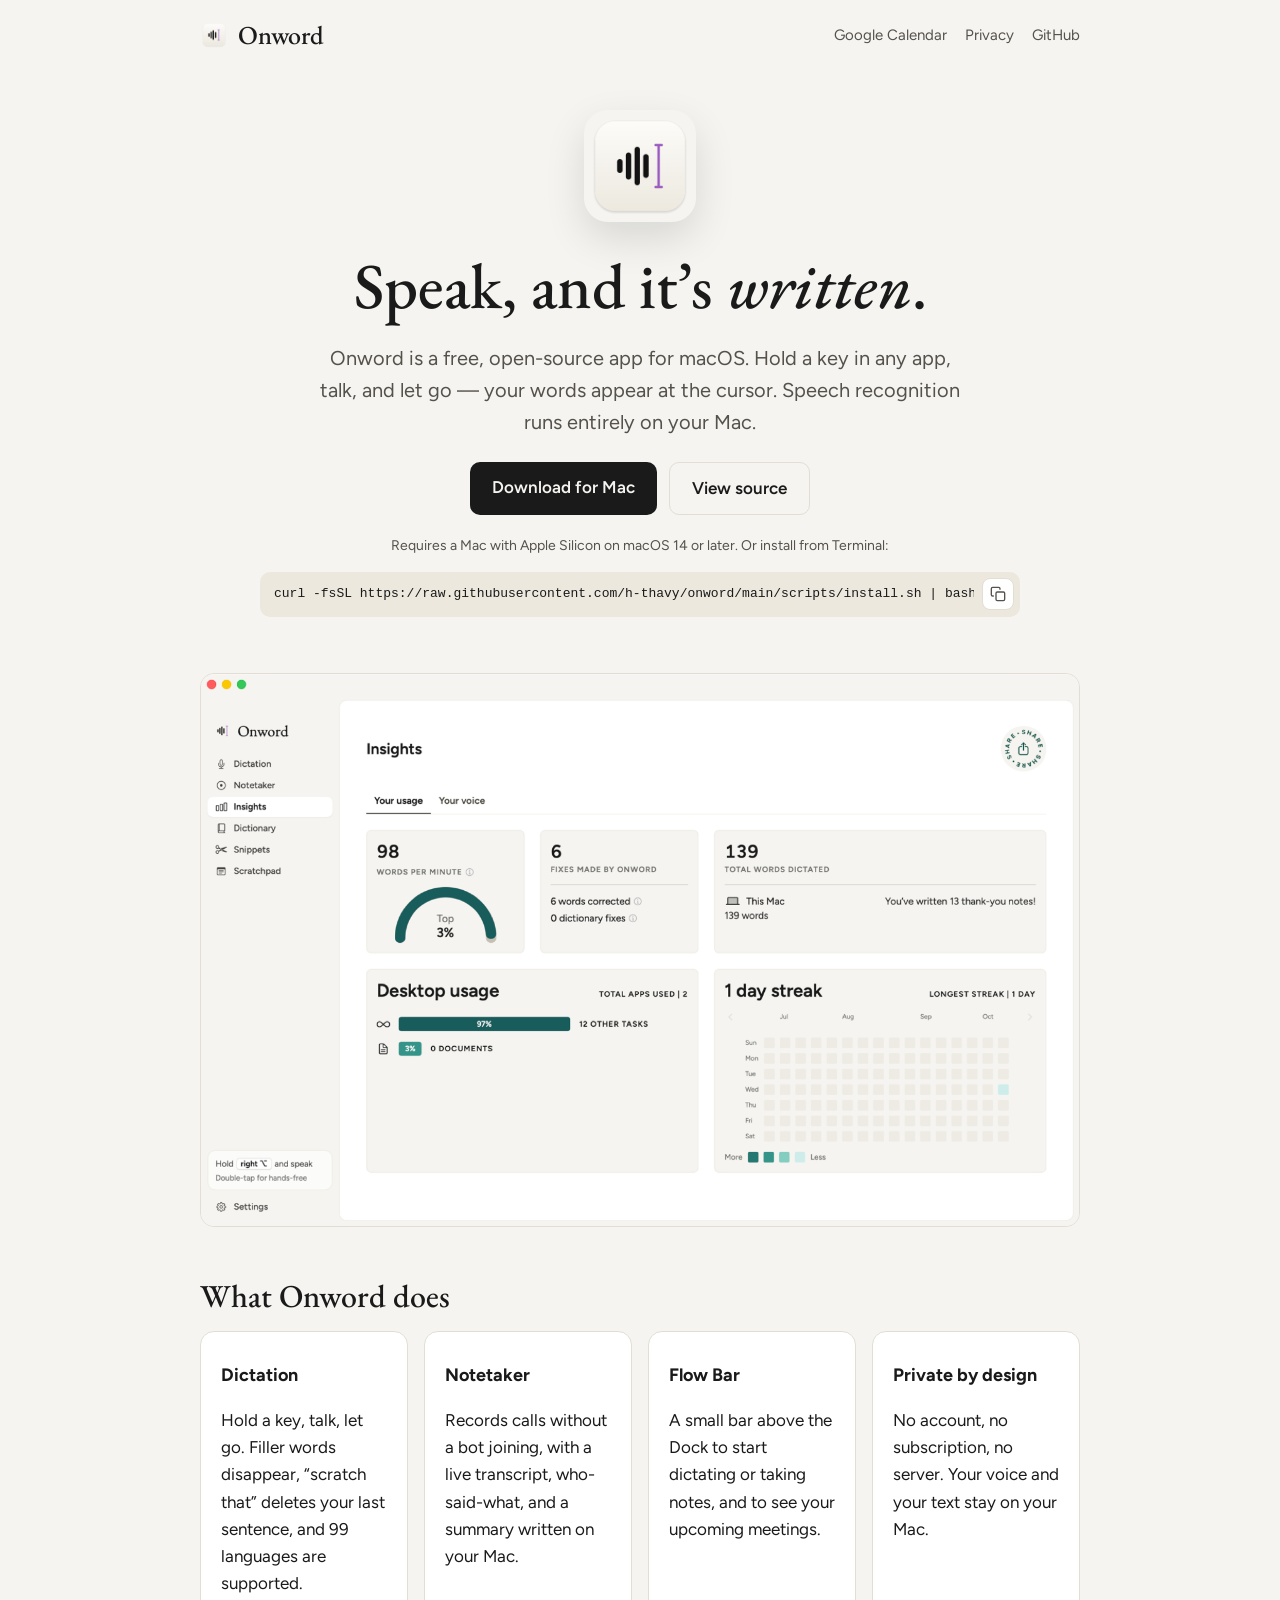
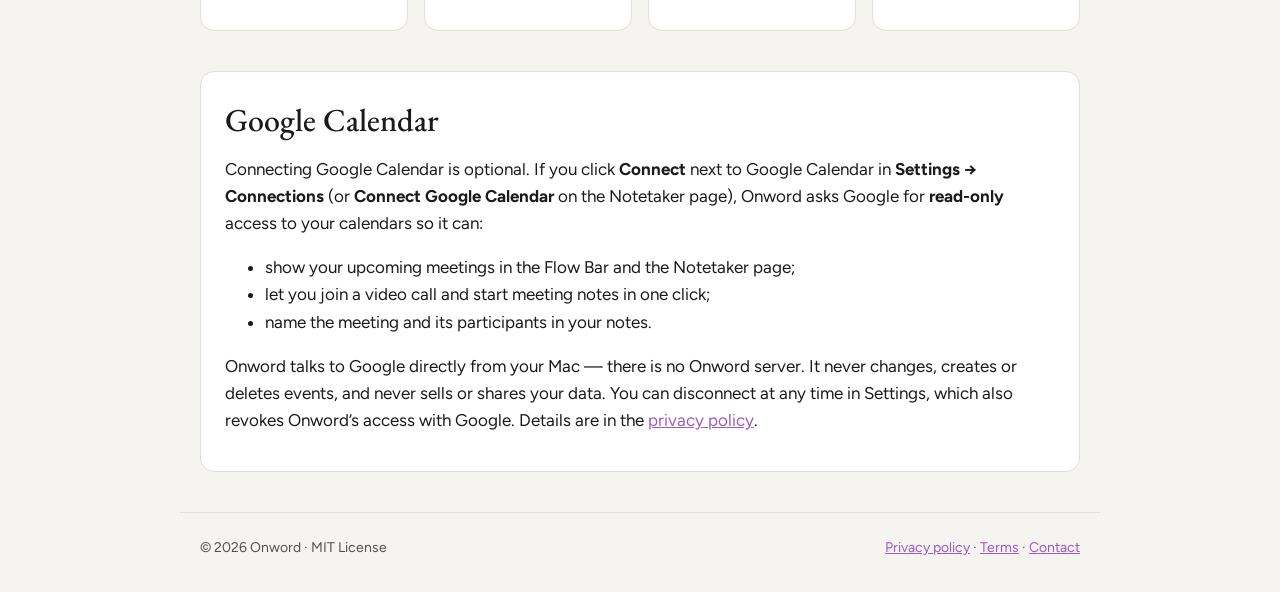
<file: docs/index.html>
<!doctype html>
<html lang="en">
<head>
<meta charset="utf-8">
<meta name="viewport" content="width=device-width, initial-scale=1">
<title>Onword — free, private voice-to-text for your Mac</title>
<meta name="description" content="Onword is a free, open-source Mac app: hold a key in any app, talk, and your words appear at the cursor. Speech recognition runs entirely on your Mac.">
<link rel="icon" href="images/icon.png">
<link rel="preconnect" href="https://fonts.googleapis.com">
<link rel="preconnect" href="https://fonts.gstatic.com" crossorigin>
<link href="https://fonts.googleapis.com/css2?family=EB+Garamond:ital,wght@0,500;1,500&family=Figtree:wght@400;500;600&display=swap" rel="stylesheet">
<link rel="stylesheet" href="style.css?v=2">
</head>
<body>
<header class="bar">
  <a class="brand" href="./"><img src="images/icon.png" alt="" width="28" height="28"> Onword</a>
  <nav><a href="#google-calendar">Google Calendar</a><a href="privacy.html">Privacy</a><a href="https://github.com/h-thavy/onword">GitHub</a></nav>
</header>

<main>
  <section class="hero">
    <img class="hero-icon" src="images/icon.png" alt="Onword app icon" width="112" height="112">
    <h1>Speak, and it’s <em>written</em>.</h1>
    <p class="lead">Onword is a free, open-source app for macOS. Hold a key in any app, talk, and let go — your words appear at the cursor. Speech recognition runs entirely on your Mac.</p>
    <div class="cta">
      <a class="button" href="https://github.com/h-thavy/onword/releases/latest">Download for Mac</a>
      <a class="button quiet" href="https://github.com/h-thavy/onword">View source</a>
    </div>
    <p class="small">Requires a Mac with Apple Silicon on macOS 14 or later. Or install from Terminal:</p>
    <div class="cmd">
      <code id="install-cmd">curl -fsSL https://raw.githubusercontent.com/h-thavy/onword/main/scripts/install.sh | bash</code>
      <button class="copy" type="button" aria-label="Copy command" title="Copy">
        <svg class="icon-copy" width="16" height="16" viewBox="0 0 24 24" fill="none" stroke="currentColor" stroke-width="2" stroke-linecap="round" stroke-linejoin="round" aria-hidden="true"><rect x="9" y="9" width="13" height="13" rx="2"/><path d="M5 15H4a2 2 0 0 1-2-2V4a2 2 0 0 1 2-2h9a2 2 0 0 1 2 2v1"/></svg>
        <svg class="icon-check" style="display:none" width="16" height="16" viewBox="0 0 24 24" fill="none" stroke="currentColor" stroke-width="2.5" stroke-linecap="round" stroke-linejoin="round" aria-hidden="true"><path d="M20 6 9 17l-5-5"/></svg>
      </button>
    </div>
  </section>

  <img class="shot" src="images/insights.png" alt="Onword's main window">

  <section>
    <h2>What Onword does</h2>
    <div class="grid">
      <div><h3>Dictation</h3><p>Hold a key, talk, let go. Filler words disappear, “scratch that” deletes your last sentence, and 99 languages are supported.</p></div>
      <div><h3>Notetaker</h3><p>Records calls without a bot joining, with a live transcript, who-said-what, and a summary written on your Mac.</p></div>
      <div><h3>Flow Bar</h3><p>A small bar above the Dock to start dictating or taking notes, and to see your upcoming meetings.</p></div>
      <div><h3>Private by design</h3><p>No account, no subscription, no server. Your voice and your text stay on your Mac.</p></div>
    </div>
  </section>

  <section id="google-calendar" class="card">
    <h2>Google Calendar</h2>
    <p>Connecting Google Calendar is optional. If you click <strong>Connect</strong> next to Google Calendar in <strong>Settings → Connections</strong> (or <strong>Connect Google Calendar</strong> on the Notetaker page), Onword asks Google for <strong>read-only</strong> access to your calendars so it can:</p>
    <ul>
      <li>show your upcoming meetings in the Flow Bar and the Notetaker page;</li>
      <li>let you join a video call and start meeting notes in one click;</li>
      <li>name the meeting and its participants in your notes.</li>
    </ul>
    <p>Onword talks to Google directly from your Mac — there is no Onword server. It never changes, creates or deletes events, and never sells or shares your data. You can disconnect at any time in Settings, which also revokes Onword’s access with Google. Details are in the <a href="privacy.html">privacy policy</a>.</p>
  </section>
</main>

<footer>
  <span>© 2026 Onword · MIT License</span>
  <span><a href="privacy.html">Privacy policy</a> · <a href="terms.html">Terms</a> · <a href="https://github.com/h-thavy/onword/issues">Contact</a></span>
</footer>
<script>
  document.querySelectorAll('.cmd .copy').forEach(function (button) {
    button.addEventListener('click', function () {
      var text = button.parentElement.querySelector('code').textContent;
      var done = function () {
        button.classList.add('copied');
        button.querySelector('.icon-copy').style.display = 'none';
        button.querySelector('.icon-check').style.display = 'block';
        button.setAttribute('title', 'Copied');
        setTimeout(function () {
          button.classList.remove('copied'); button.setAttribute('title', 'Copy');
          button.querySelector('.icon-copy').style.display = '';
          button.querySelector('.icon-check').style.display = 'none';
        }, 1600);
      };
      if (navigator.clipboard && window.isSecureContext) {
        navigator.clipboard.writeText(text).then(done);
      } else {
        var area = document.createElement('textarea');
        area.value = text; document.body.appendChild(area); area.select();
        try { document.execCommand('copy'); done(); } catch (e) {}
        document.body.removeChild(area);
      }
    });
  });
</script>
</body>
</html>
</file>
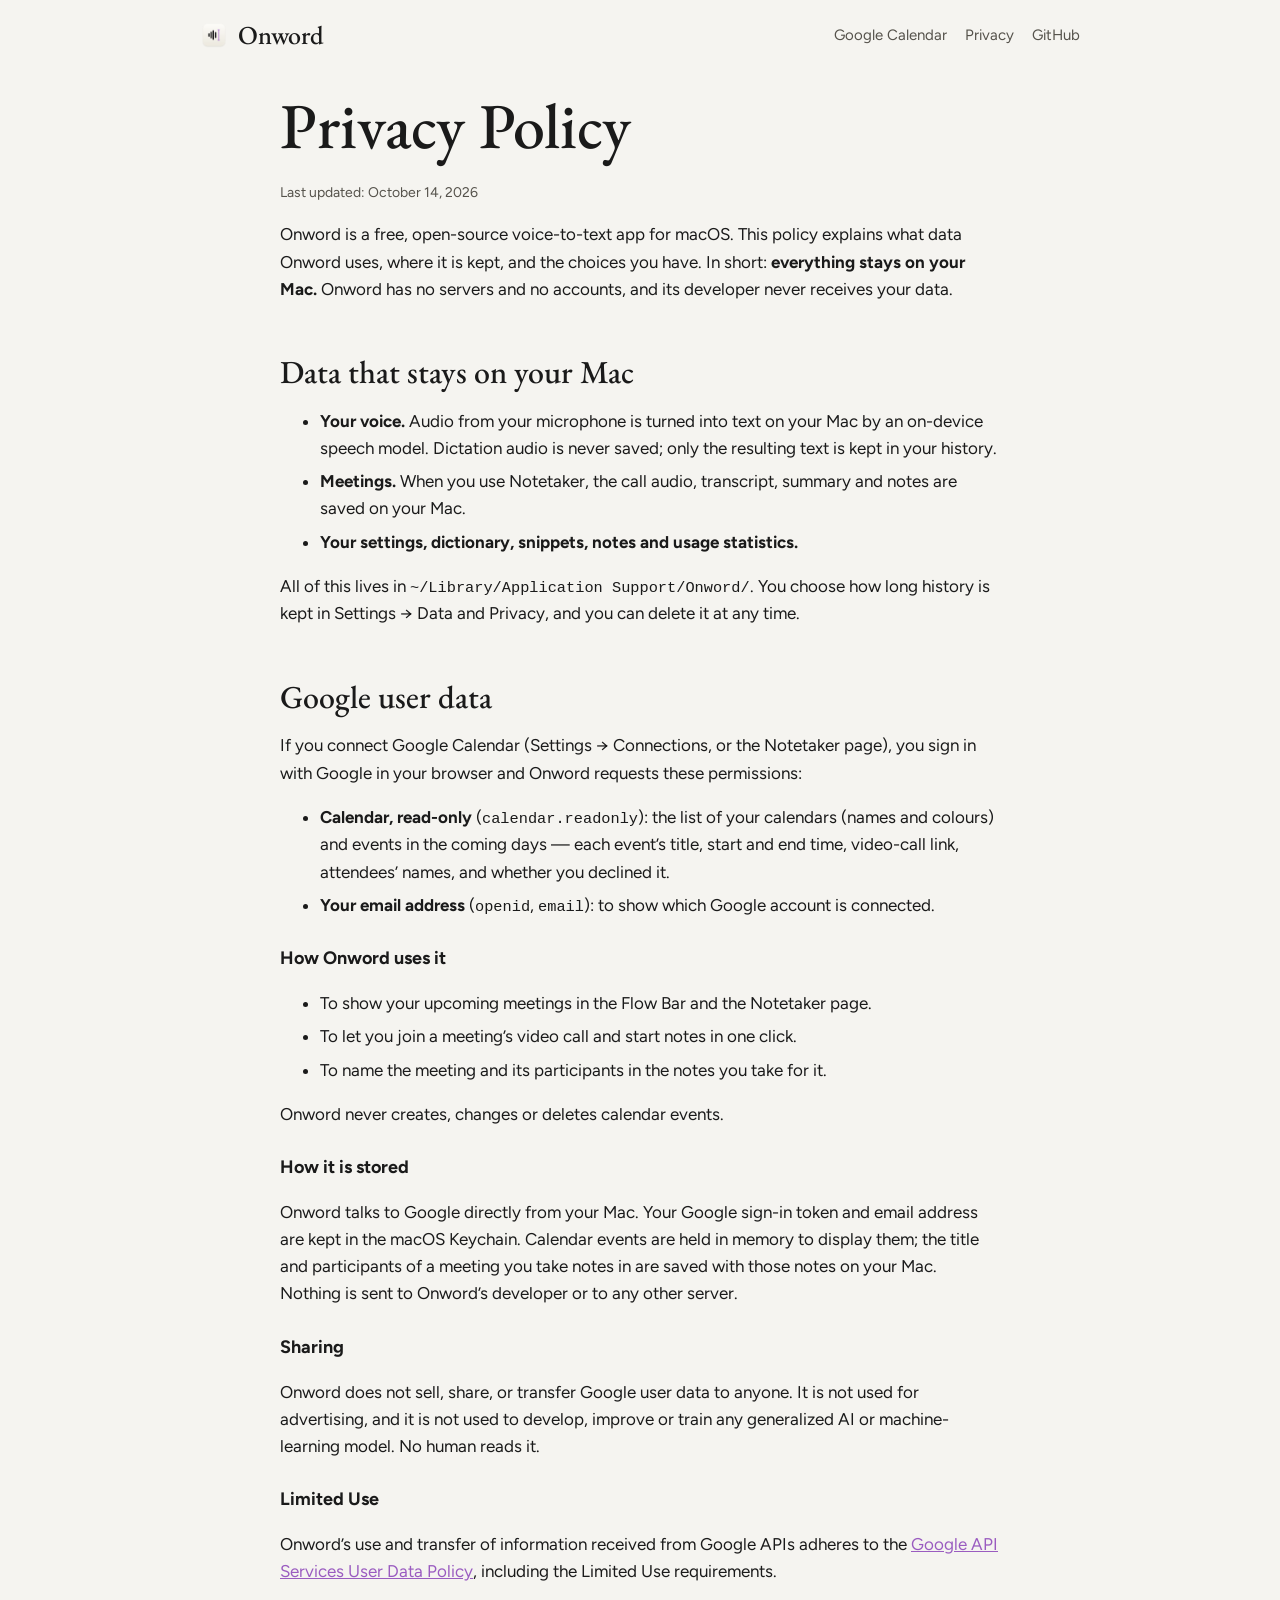
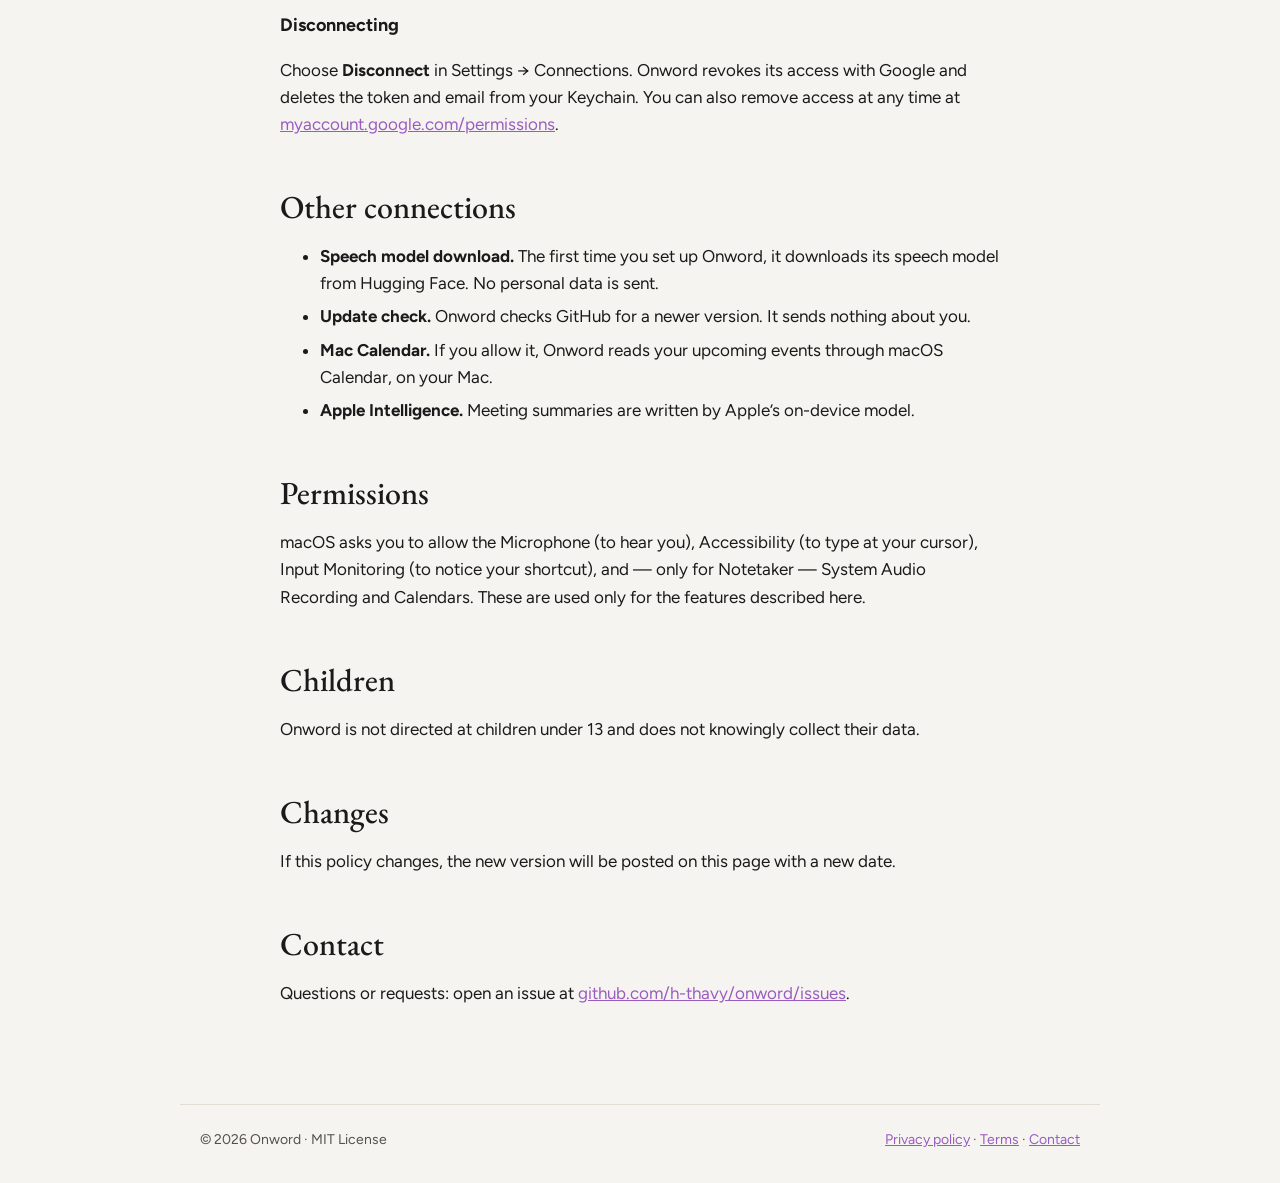
<file: docs/privacy.html>
<!doctype html>
<html lang="en">
<head>
<meta charset="utf-8">
<meta name="viewport" content="width=device-width, initial-scale=1">
<title>Privacy Policy — Onword</title>
<link rel="icon" href="images/icon.png">
<link rel="preconnect" href="https://fonts.googleapis.com">
<link rel="preconnect" href="https://fonts.gstatic.com" crossorigin>
<link href="https://fonts.googleapis.com/css2?family=EB+Garamond:ital,wght@0,500;1,500&family=Figtree:wght@400;500;600&display=swap" rel="stylesheet">
<link rel="stylesheet" href="style.css?v=2">
</head>
<body>
<header class="bar">
  <a class="brand" href="./"><img src="images/icon.png" alt="" width="28" height="28"> Onword</a>
  <nav><a href="./#google-calendar">Google Calendar</a><a href="privacy.html">Privacy</a><a href="https://github.com/h-thavy/onword">GitHub</a></nav>
</header>

<main class="doc">
  <h1>Privacy Policy</h1>
  <p class="small">Last updated: October 14, 2026</p>

  <p>Onword is a free, open-source voice-to-text app for macOS. This policy explains what data Onword uses, where it is kept, and the choices you have. In short: <strong>everything stays on your Mac.</strong> Onword has no servers and no accounts, and its developer never receives your data.</p>

  <h2>Data that stays on your Mac</h2>
  <ul>
    <li><strong>Your voice.</strong> Audio from your microphone is turned into text on your Mac by an on-device speech model. Dictation audio is never saved; only the resulting text is kept in your history.</li>
    <li><strong>Meetings.</strong> When you use Notetaker, the call audio, transcript, summary and notes are saved on your Mac.</li>
    <li><strong>Your settings, dictionary, snippets, notes and usage statistics.</strong></li>
  </ul>
  <p>All of this lives in <code>~/Library/Application Support/Onword/</code>. You choose how long history is kept in Settings → Data and Privacy, and you can delete it at any time.</p>

  <h2>Google user data</h2>
  <p>If you connect Google Calendar (Settings → Connections, or the Notetaker page), you sign in with Google in your browser and Onword requests these permissions:</p>
  <ul>
    <li><strong>Calendar, read-only</strong> (<code>calendar.readonly</code>): the list of your calendars (names and colours) and events in the coming days — each event’s title, start and end time, video-call link, attendees’ names, and whether you declined it.</li>
    <li><strong>Your email address</strong> (<code>openid</code>, <code>email</code>): to show which Google account is connected.</li>
  </ul>

  <h3>How Onword uses it</h3>
  <ul>
    <li>To show your upcoming meetings in the Flow Bar and the Notetaker page.</li>
    <li>To let you join a meeting’s video call and start notes in one click.</li>
    <li>To name the meeting and its participants in the notes you take for it.</li>
  </ul>
  <p>Onword never creates, changes or deletes calendar events.</p>

  <h3>How it is stored</h3>
  <p>Onword talks to Google directly from your Mac. Your Google sign-in token and email address are kept in the macOS Keychain. Calendar events are held in memory to display them; the title and participants of a meeting you take notes in are saved with those notes on your Mac. Nothing is sent to Onword’s developer or to any other server.</p>

  <h3>Sharing</h3>
  <p>Onword does not sell, share, or transfer Google user data to anyone. It is not used for advertising, and it is not used to develop, improve or train any generalized AI or machine-learning model. No human reads it.</p>

  <h3>Limited Use</h3>
  <p>Onword’s use and transfer of information received from Google APIs adheres to the <a href="https://developers.google.com/terms/api-services-user-data-policy">Google API Services User Data Policy</a>, including the Limited Use requirements.</p>

  <h3>Disconnecting</h3>
  <p>Choose <strong>Disconnect</strong> in Settings → Connections. Onword revokes its access with Google and deletes the token and email from your Keychain. You can also remove access at any time at <a href="https://myaccount.google.com/permissions">myaccount.google.com/permissions</a>.</p>

  <h2>Other connections</h2>
  <ul>
    <li><strong>Speech model download.</strong> The first time you set up Onword, it downloads its speech model from Hugging Face. No personal data is sent.</li>
    <li><strong>Update check.</strong> Onword checks GitHub for a newer version. It sends nothing about you.</li>
    <li><strong>Mac Calendar.</strong> If you allow it, Onword reads your upcoming events through macOS Calendar, on your Mac.</li>
    <li><strong>Apple Intelligence.</strong> Meeting summaries are written by Apple’s on-device model.</li>
  </ul>

  <h2>Permissions</h2>
  <p>macOS asks you to allow the Microphone (to hear you), Accessibility (to type at your cursor), Input Monitoring (to notice your shortcut), and — only for Notetaker — System Audio Recording and Calendars. These are used only for the features described here.</p>

  <h2>Children</h2>
  <p>Onword is not directed at children under 13 and does not knowingly collect their data.</p>

  <h2>Changes</h2>
  <p>If this policy changes, the new version will be posted on this page with a new date.</p>

  <h2>Contact</h2>
  <p>Questions or requests: open an issue at <a href="https://github.com/h-thavy/onword/issues">github.com/h-thavy/onword/issues</a>.</p>
</main>

<footer>
  <span>© 2026 Onword · MIT License</span>
  <span><a href="privacy.html">Privacy policy</a> · <a href="terms.html">Terms</a> · <a href="https://github.com/h-thavy/onword/issues">Contact</a></span>
</footer>
</body>
</html>
</file>
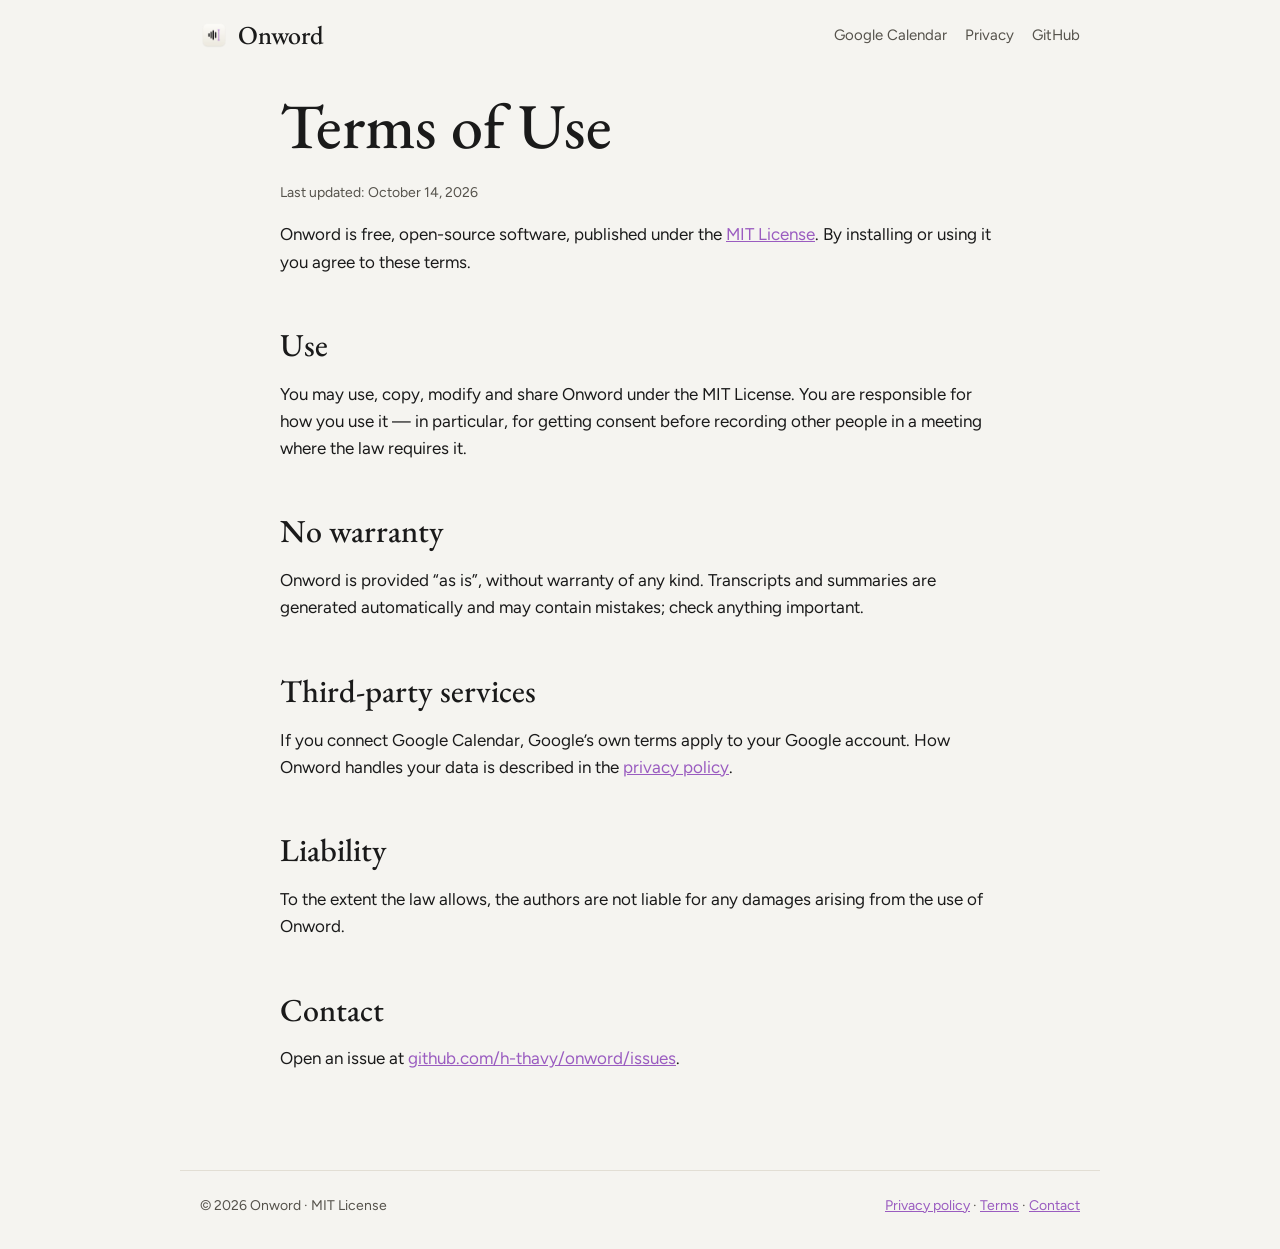
<file: docs/terms.html>
<!doctype html>
<html lang="en">
<head>
<meta charset="utf-8">
<meta name="viewport" content="width=device-width, initial-scale=1">
<title>Terms of Use — Onword</title>
<link rel="icon" href="images/icon.png">
<link rel="preconnect" href="https://fonts.googleapis.com">
<link rel="preconnect" href="https://fonts.gstatic.com" crossorigin>
<link href="https://fonts.googleapis.com/css2?family=EB+Garamond:ital,wght@0,500;1,500&family=Figtree:wght@400;500;600&display=swap" rel="stylesheet">
<link rel="stylesheet" href="style.css?v=2">
</head>
<body>
<header class="bar">
  <a class="brand" href="./"><img src="images/icon.png" alt="" width="28" height="28"> Onword</a>
  <nav><a href="./#google-calendar">Google Calendar</a><a href="privacy.html">Privacy</a><a href="https://github.com/h-thavy/onword">GitHub</a></nav>
</header>

<main class="doc">
  <h1>Terms of Use</h1>
  <p class="small">Last updated: October 14, 2026</p>

  <p>Onword is free, open-source software, published under the <a href="https://github.com/h-thavy/onword/blob/main/LICENSE">MIT License</a>. By installing or using it you agree to these terms.</p>

  <h2>Use</h2>
  <p>You may use, copy, modify and share Onword under the MIT License. You are responsible for how you use it — in particular, for getting consent before recording other people in a meeting where the law requires it.</p>

  <h2>No warranty</h2>
  <p>Onword is provided “as is”, without warranty of any kind. Transcripts and summaries are generated automatically and may contain mistakes; check anything important.</p>

  <h2>Third-party services</h2>
  <p>If you connect Google Calendar, Google’s own terms apply to your Google account. How Onword handles your data is described in the <a href="privacy.html">privacy policy</a>.</p>

  <h2>Liability</h2>
  <p>To the extent the law allows, the authors are not liable for any damages arising from the use of Onword.</p>

  <h2>Contact</h2>
  <p>Open an issue at <a href="https://github.com/h-thavy/onword/issues">github.com/h-thavy/onword/issues</a>.</p>
</main>

<footer>
  <span>© 2026 Onword · MIT License</span>
  <span><a href="privacy.html">Privacy policy</a> · <a href="terms.html">Terms</a> · <a href="https://github.com/h-thavy/onword/issues">Contact</a></span>
</footer>
</body>
</html>
</file>
<file: docs/style.css>
:root {
  --bg: #F5F4F0;
  --panel: #FFFFFF;
  --ink: #1A1A1A;
  --ink-2: #55524B;
  --line: #E2DED4;
  --accent: #9A5CC0;
  --code: #ECE8DE;
}
@media (prefers-color-scheme: dark) {
  :root {
    --bg: #181817;
    --panel: #222220;
    --ink: #EDEBE4;
    --ink-2: #A9A59B;
    --line: #34322E;
    --accent: #B98AD8;
    --code: #2B2A27;
  }
}
* { box-sizing: border-box; }
body {
  margin: 0;
  background: var(--bg);
  color: var(--ink);
  font: 17px/1.6 Figtree, -apple-system, system-ui, sans-serif;
}
a { color: var(--accent); }
.bar, main, footer { max-width: 920px; margin: 0 auto; padding: 0 20px; }
.bar { display: flex; align-items: center; justify-content: space-between; gap: 16px; padding-top: 18px; padding-bottom: 18px; flex-wrap: wrap; }
.brand { display: flex; align-items: center; gap: 10px; color: var(--ink); text-decoration: none; font: 500 26px "EB Garamond", serif; }
.brand img { border-radius: 7px; }
nav { display: flex; gap: 18px; flex-wrap: wrap; }
nav a { color: var(--ink-2); text-decoration: none; font-size: 15px; }
nav a:hover { color: var(--ink); }
h1, h2 { font-family: "EB Garamond", serif; font-weight: 500; line-height: 1.15; }
h1 { font-size: clamp(40px, 7vw, 64px); margin: 0.3em 0; }
h1 em { font-style: italic; }
h2 { font-size: 32px; margin: 1.6em 0 0.5em; }
h3 { font-size: 18px; margin: 1.4em 0 0.3em; }
.hero { text-align: center; padding: 40px 0 24px; }
.hero-icon { border-radius: 24px; box-shadow: 0 16px 40px rgba(0,0,0,0.12); }
.lead { font-size: 20px; color: var(--ink-2); max-width: 640px; margin: 0 auto 24px; }
.cta { display: flex; gap: 12px; justify-content: center; flex-wrap: wrap; margin-bottom: 20px; }
.button { display: inline-block; padding: 12px 22px; border-radius: 10px; background: var(--ink); color: var(--bg); text-decoration: none; font-weight: 600; }
.button.quiet { background: transparent; color: var(--ink); border: 1px solid var(--line); }
.small { font-size: 14px; color: var(--ink-2); }
pre { background: var(--code); padding: 12px 14px; border-radius: 8px; overflow-x: auto; text-align: left; font-size: 13px; max-width: 640px; margin: 8px auto 0; }
code { font-family: ui-monospace, Menlo, monospace; font-size: 0.9em; }
.shot { display: block; width: 100%; height: auto; border-radius: 14px; border: 1px solid var(--line); margin: 32px 0; }
.grid { display: grid; grid-template-columns: repeat(auto-fit, minmax(200px, 1fr)); gap: 16px; }
.grid > div, .card { background: var(--panel); border: 1px solid var(--line); border-radius: 14px; padding: 4px 20px 16px; }
.card { margin: 40px 0; padding: 4px 24px 20px; }
.card h2 { margin-top: 0.8em; }
.doc { max-width: 760px; padding-bottom: 40px; }
.doc li { margin: 6px 0; }
footer { display: flex; justify-content: space-between; gap: 12px; flex-wrap: wrap; padding-top: 24px; padding-bottom: 32px; border-top: 1px solid var(--line); margin-top: 40px; font-size: 14px; color: var(--ink-2); }

/* Install command with a copy button. The command scrolls sideways instead of being cut off. */
.cmd { display: flex; align-items: center; gap: 8px; max-width: 760px; margin: 8px auto 0; padding: 6px 6px 6px 14px;
  background: var(--code); border-radius: 10px; text-align: left; }
.cmd code { flex: 1; min-width: 0; overflow-x: auto; white-space: nowrap; font-size: 13px; padding: 6px 0; scrollbar-width: thin; }
.copy { flex: none; display: inline-flex; align-items: center; justify-content: center; width: 32px; height: 32px;
  border: 1px solid var(--line); border-radius: 8px; background: var(--panel); color: var(--ink-2); cursor: pointer; }
.copy:hover { color: var(--ink); }
.copy .icon-check { display: none; }
.copy.copied { color: #10b981; border-color: #10b981; }
.copy.copied .icon-copy { display: none; }
.copy.copied .icon-check { display: block; }
</file>
